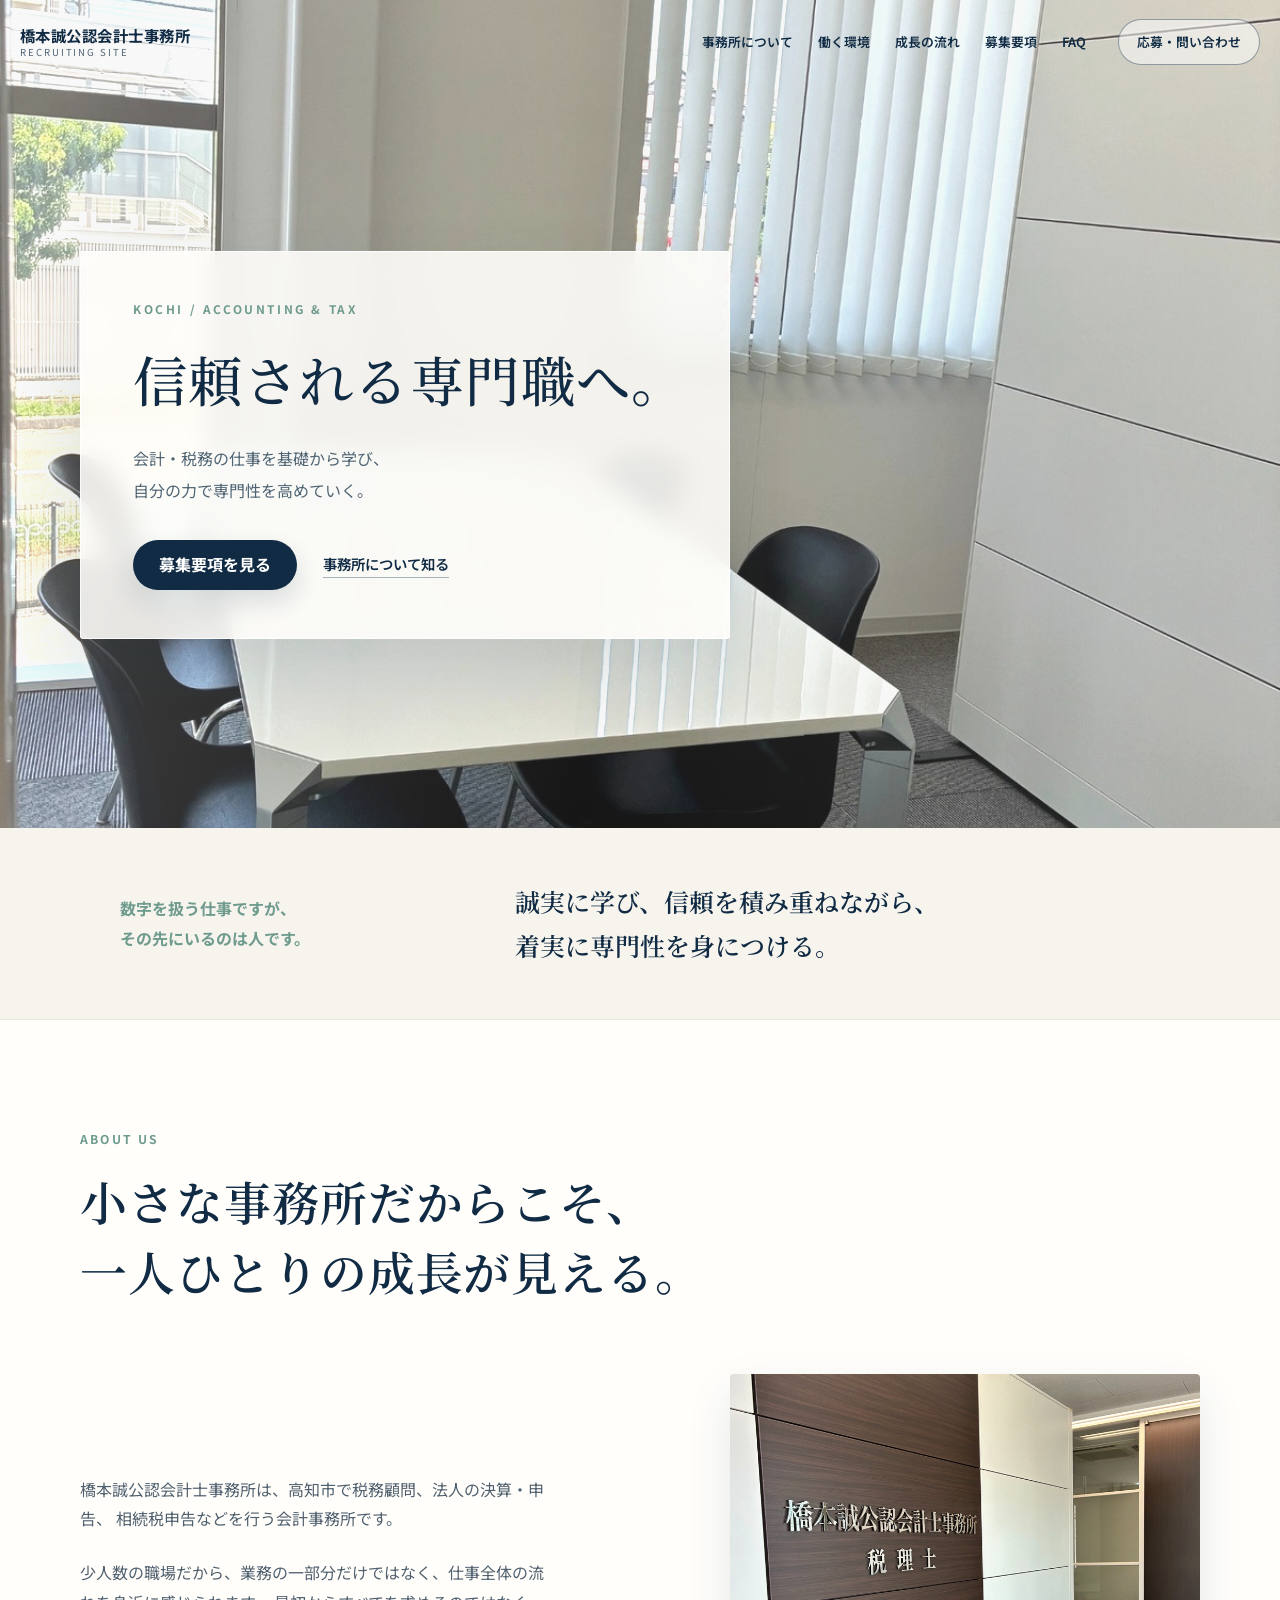
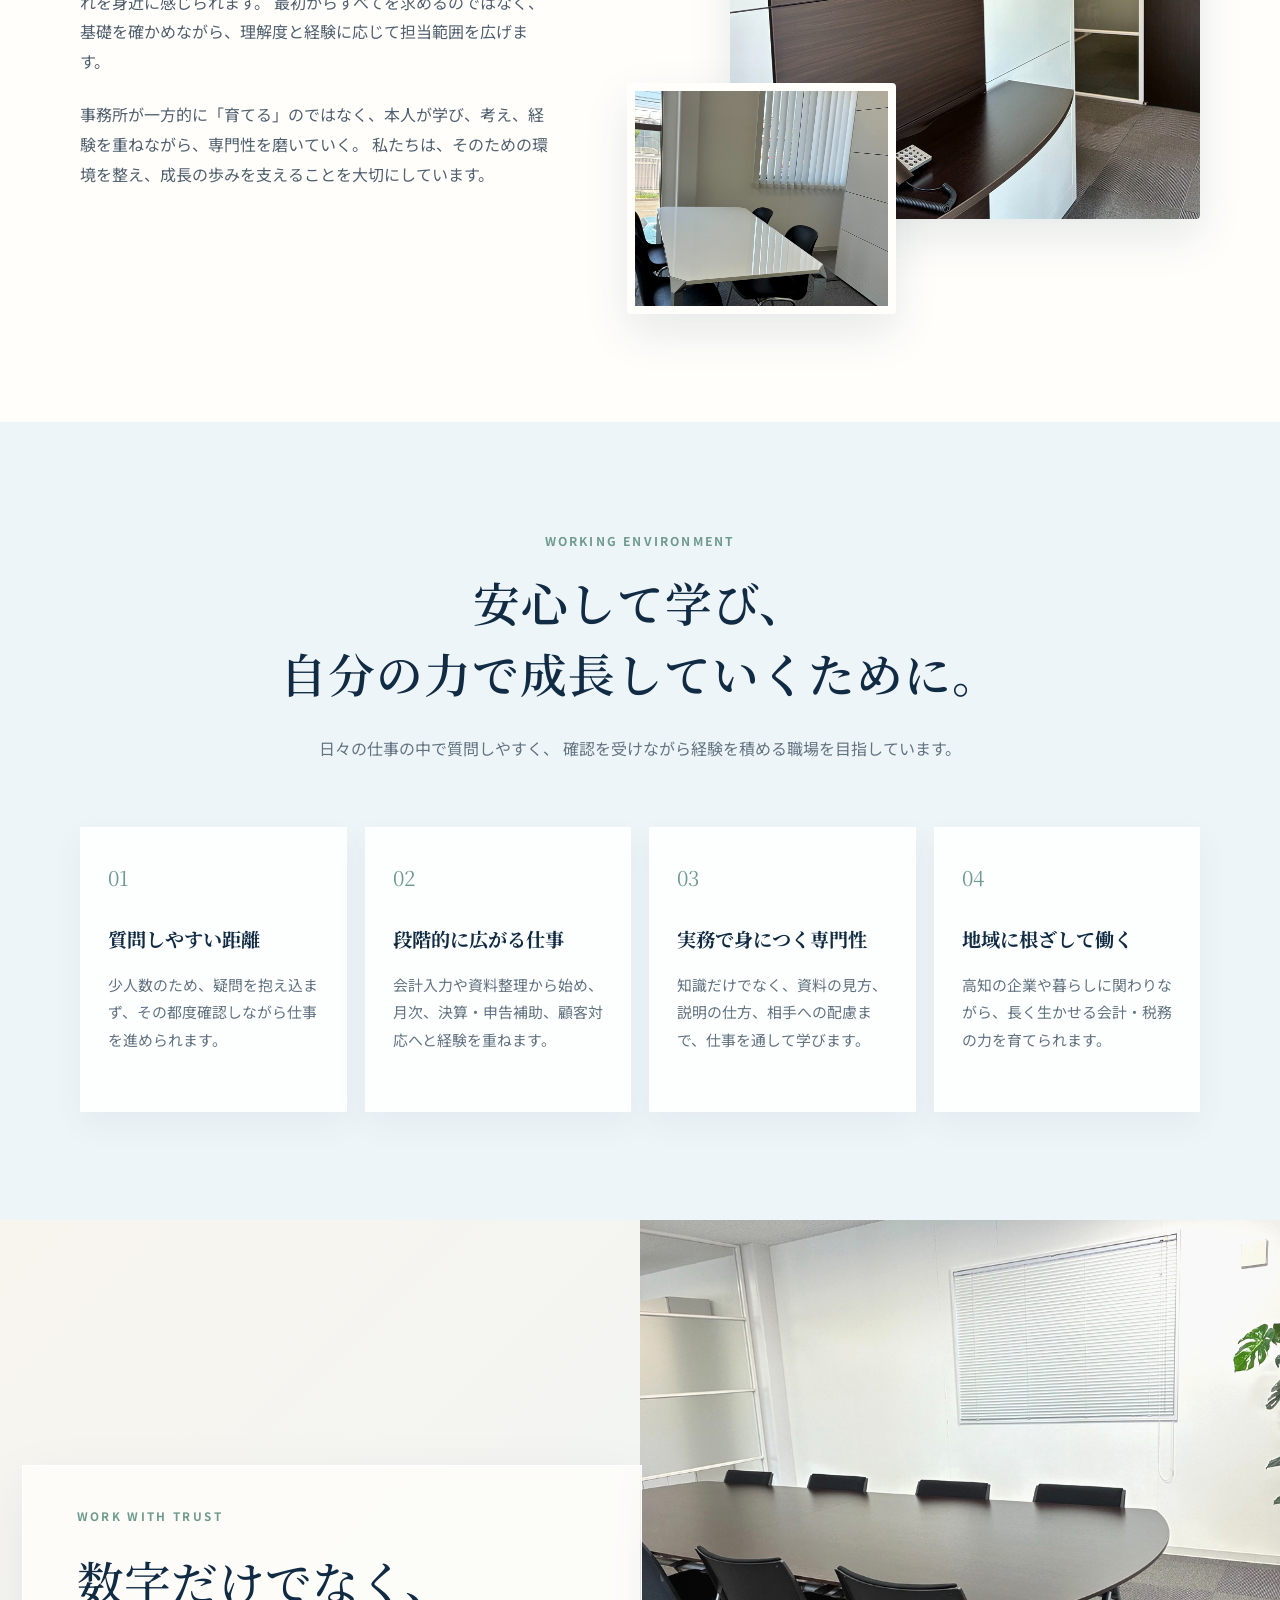
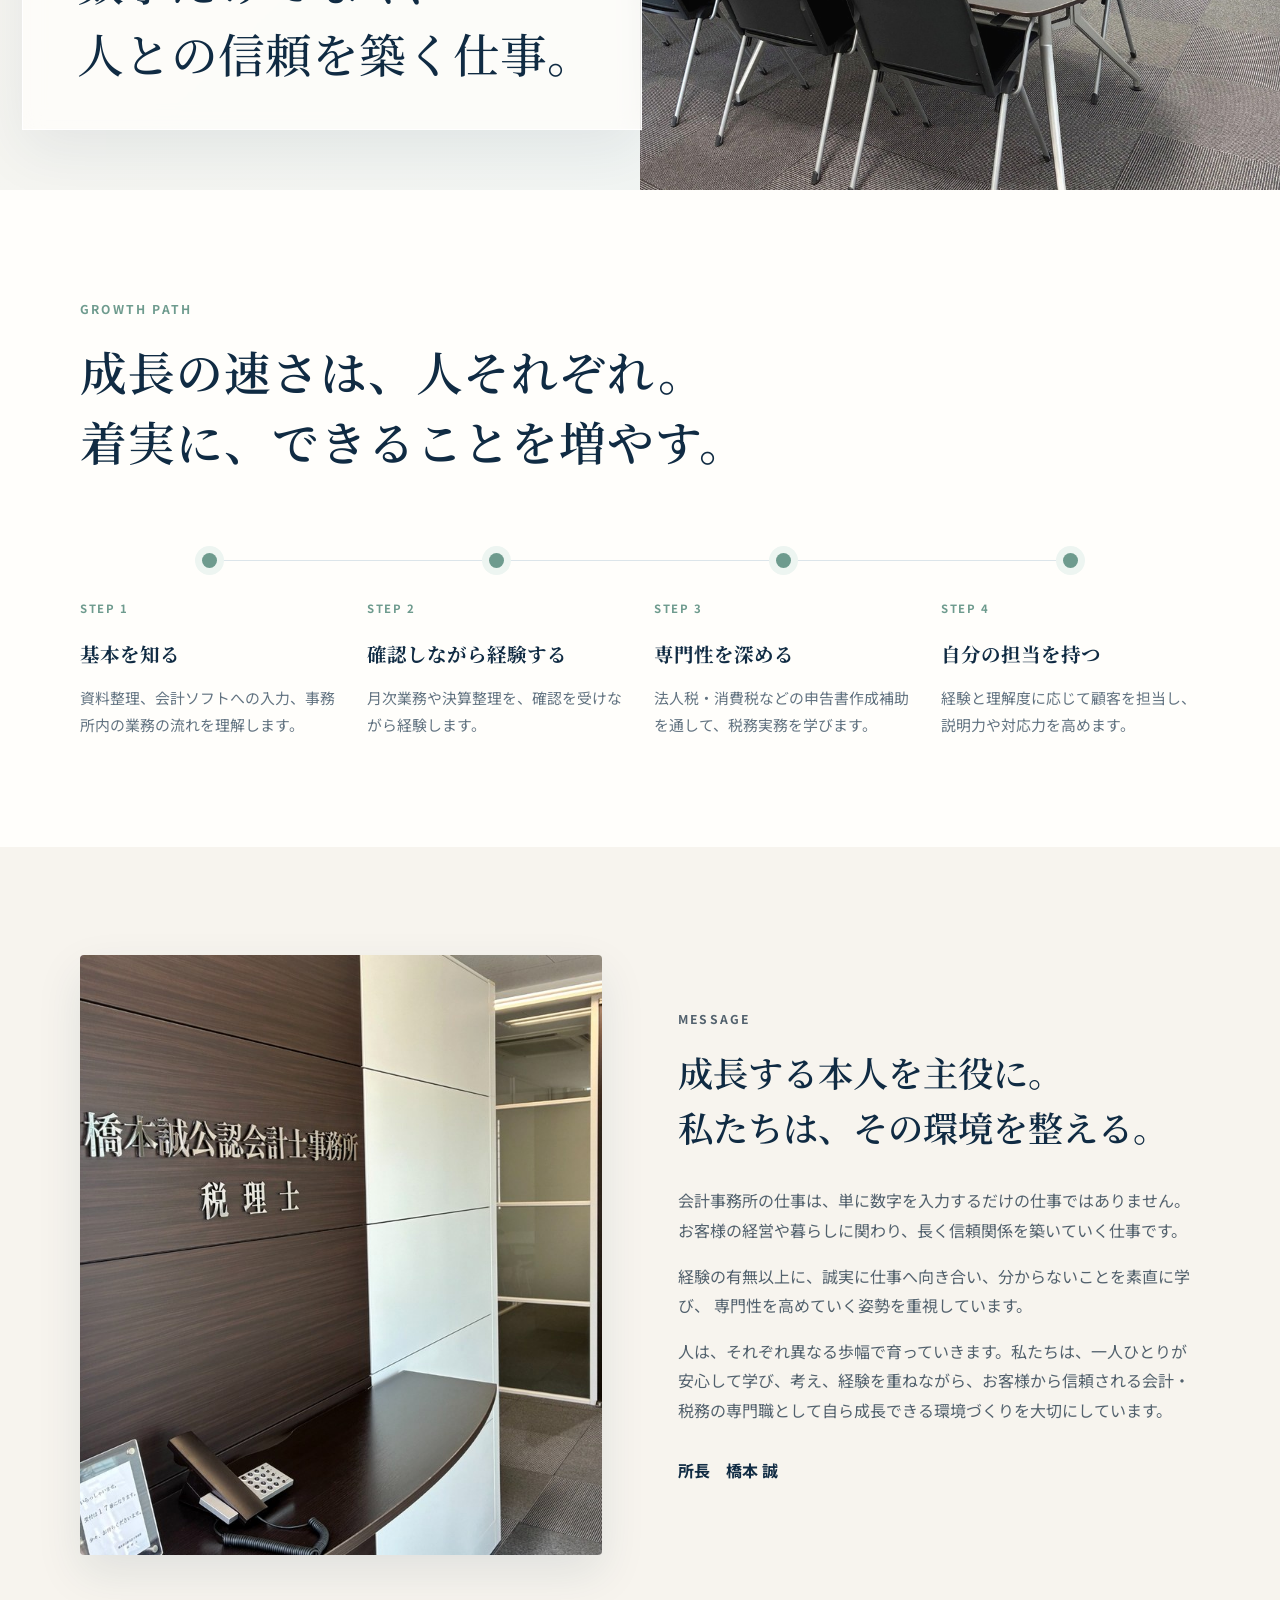
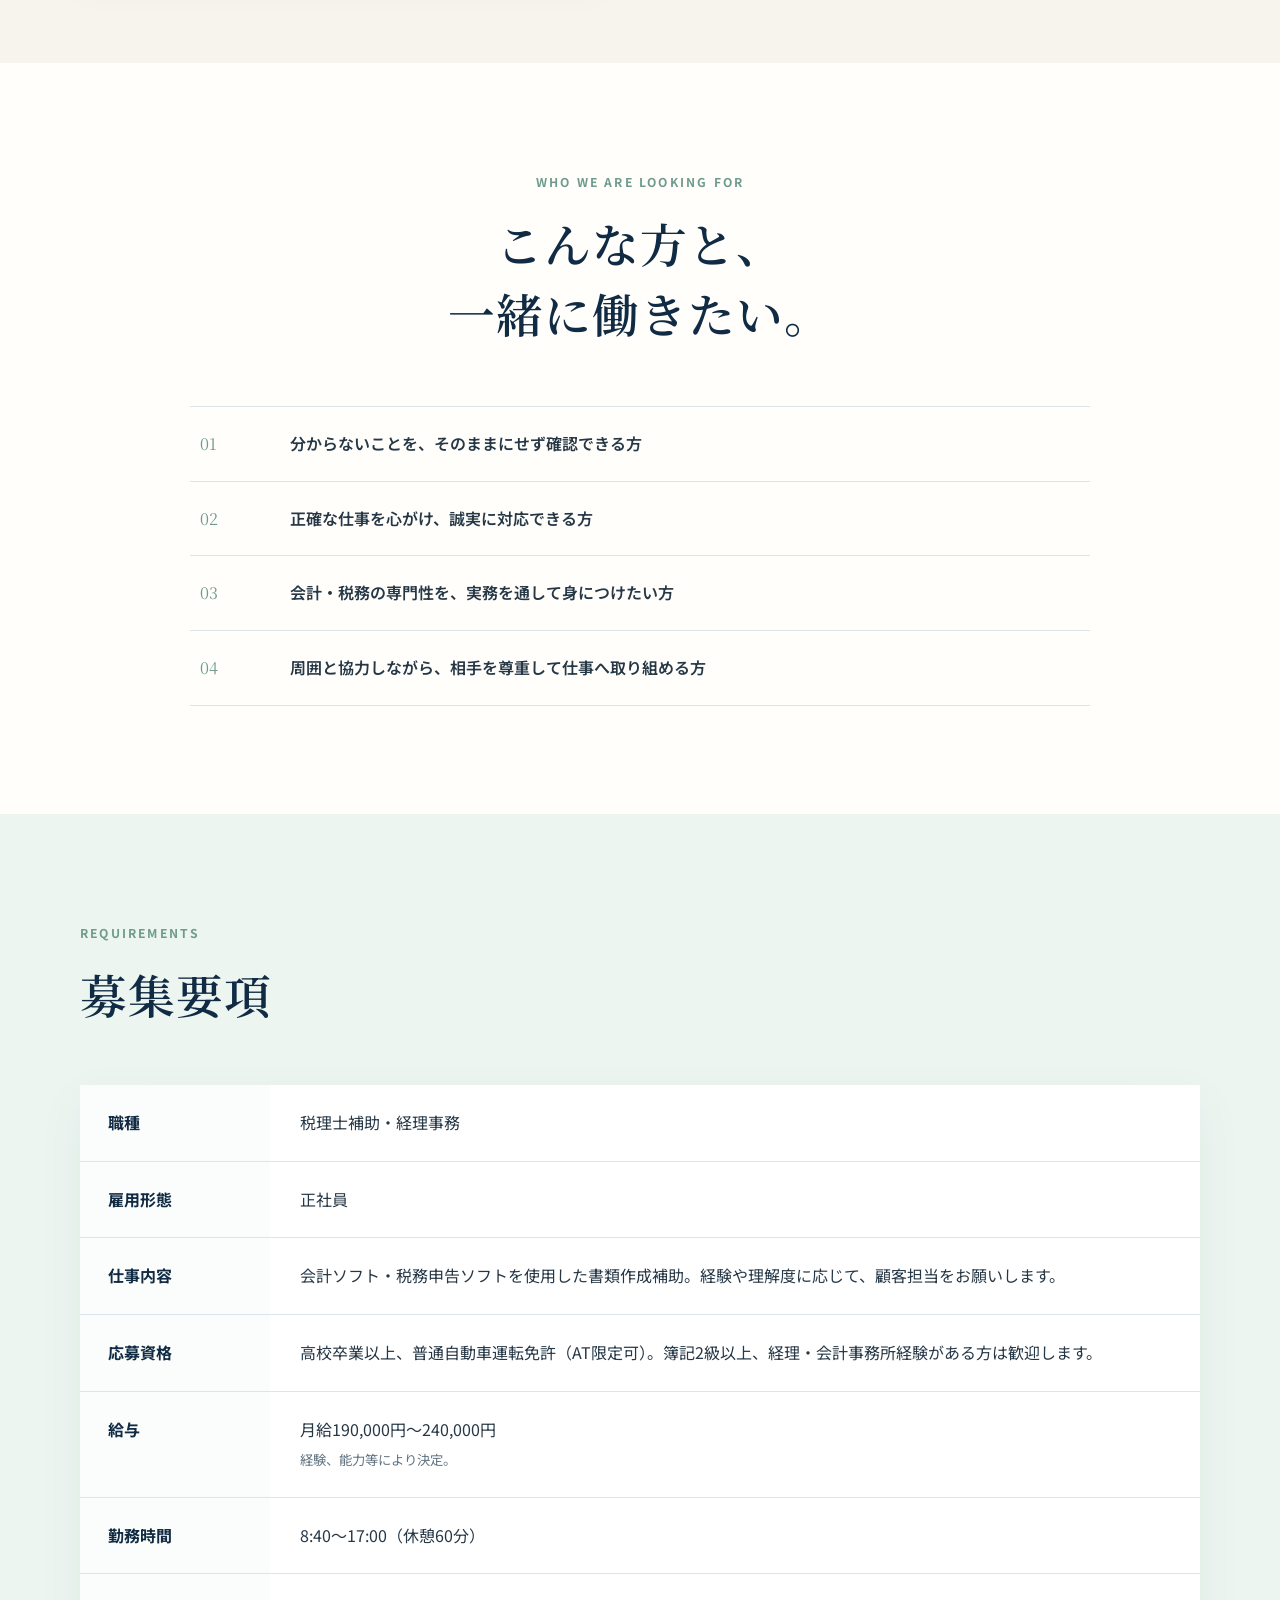
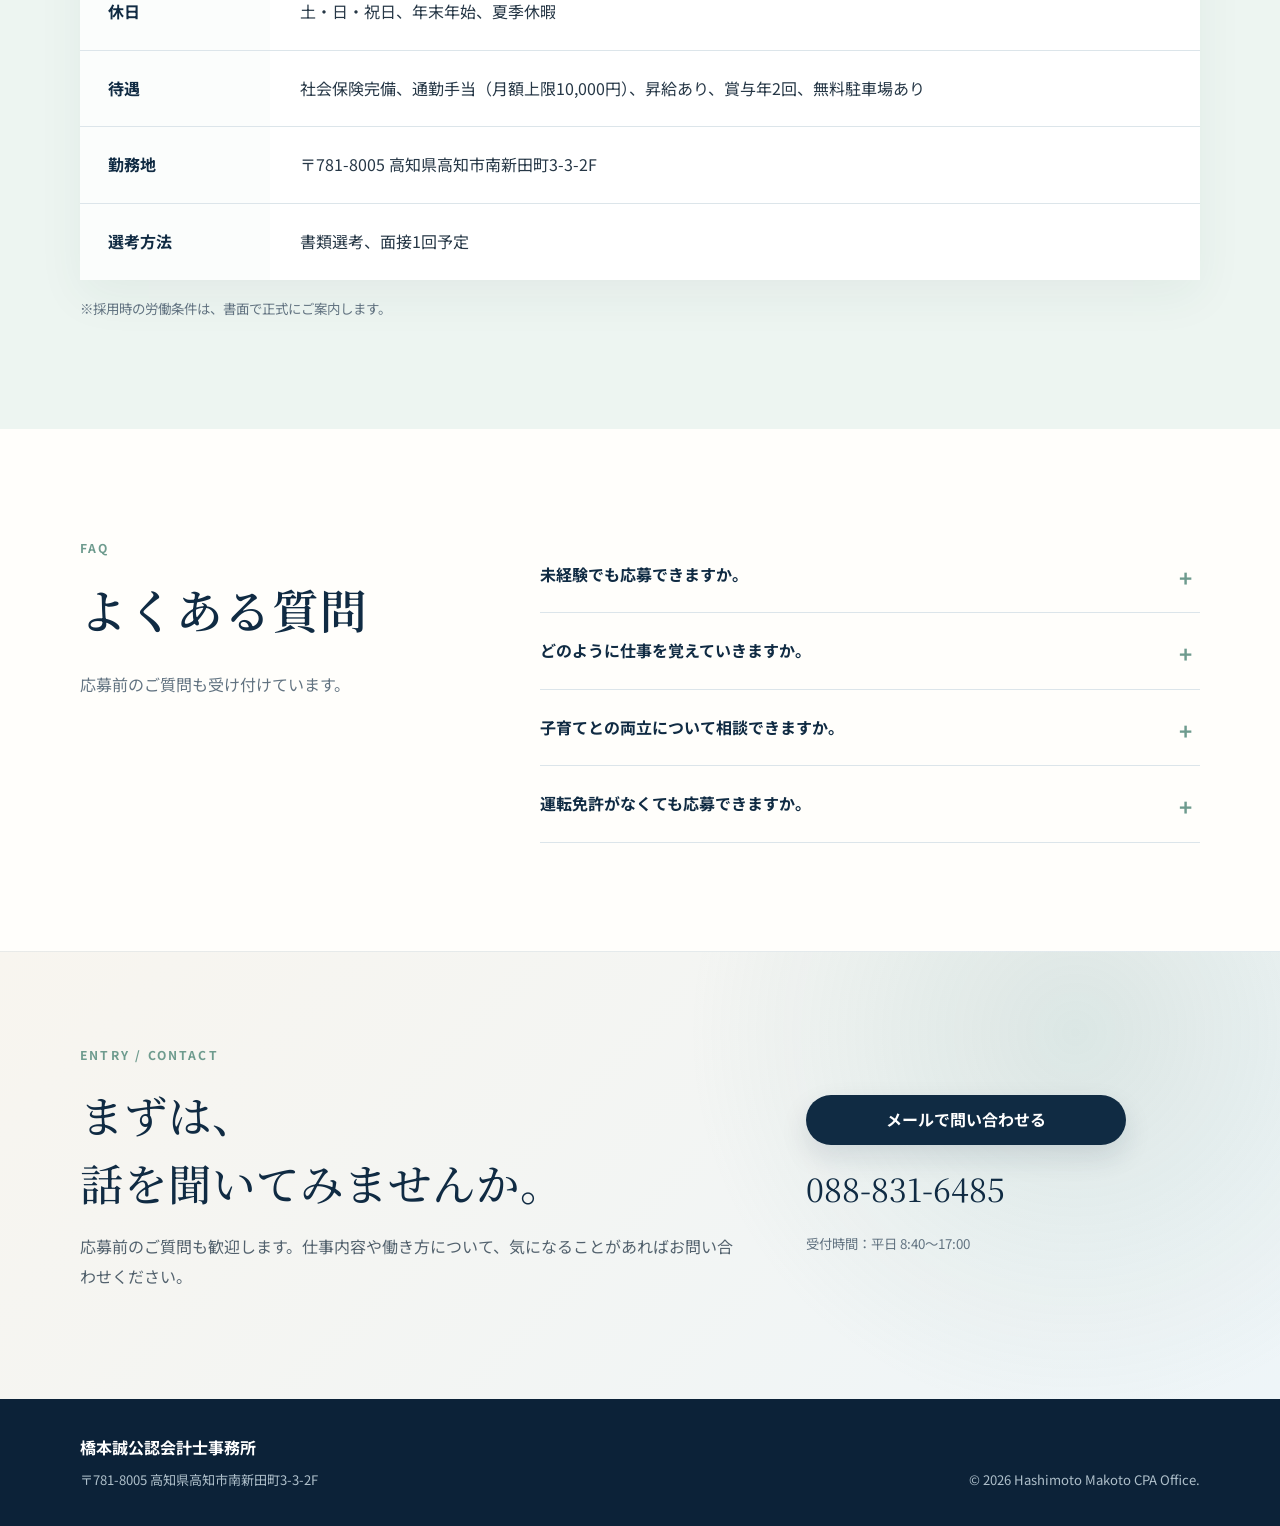
<file: index.html>
<!DOCTYPE html>
<html lang="ja">
<head>
  <meta charset="UTF-8">
  <meta name="viewport" content="width=device-width,initial-scale=1">
  <meta name="description" content="橋本誠公認会計士事務所の採用サイト。高知市で、未経験から会計・税務の専門性を身につけたい方を募集しています。">
  <meta name="theme-color" content="#fffefb">
  <meta name="color-scheme" content="light">
  <title>採用情報｜橋本誠公認会計士事務所</title>

  <link rel="canonical" href="https://hashimoto-accounting.github.io/recruit/">
  <meta name="robots" content="index,follow,max-image-preview:large">

  <meta property="og:site_name" content="橋本誠公認会計士事務所 採用サイト">
  <meta property="og:title" content="採用情報｜橋本誠公認会計士事務所">
  <meta property="og:description" content="高知市で、会計・税務の専門性を一歩ずつ身につける。安心して成長できる環境を大切にしています。">
  <meta property="og:type" content="website">
  <meta property="og:url" content="https://hashimoto-accounting.github.io/recruit/">
  <meta property="og:image" content="https://hashimoto-accounting.github.io/recruit/meeting-space.jpg">
  <meta name="twitter:card" content="summary_large_image">

  <script type="application/ld+json">
  {
    "@context":"https://schema.org",
    "@graph":[
      {
        "@type":["Organization","AccountingService"],
        "@id":"https://hashimoto-accounting.github.io/recruit/#office",
        "name":"橋本誠公認会計士事務所",
        "url":"https://hashimoto-accounting.github.io/recruit/",
        "telephone":"088-831-6485",
        "email":"makotohashimoto@ray.ocn.ne.jp",
        "image":"https://hashimoto-accounting.github.io/recruit/meeting-space.jpg",
        "address":{
          "@type":"PostalAddress",
          "streetAddress":"南新田町3-3-2F",
          "addressLocality":"高知市",
          "addressRegion":"高知県",
          "postalCode":"781-8005",
          "addressCountry":"JP"
        }
      },
      {
        "@type":"JobPosting",
        "@id":"https://hashimoto-accounting.github.io/recruit/#job",
        "title":"税理士補助・経理事務",
        "description":"会計ソフト・税務申告ソフトを使用した書類作成補助。経験や理解度に応じて、月次業務、決算・申告補助、顧客対応へと担当範囲を広げます。",
        "datePosted":"2026-07-31",
        "employmentType":"FULL_TIME",
        "hiringOrganization":{"@id":"https://hashimoto-accounting.github.io/recruit/#office"},
        "jobLocation":{
          "@type":"Place",
          "address":{
            "@type":"PostalAddress",
            "streetAddress":"南新田町3-3-2F",
            "addressLocality":"高知市",
            "addressRegion":"高知県",
            "postalCode":"781-8005",
            "addressCountry":"JP"
          }
        },
        "baseSalary":{
          "@type":"MonetaryAmount",
          "currency":"JPY",
          "value":{
            "@type":"QuantitativeValue",
            "minValue":190000,
            "maxValue":240000,
            "unitText":"MONTH"
          }
        }
      }
    ]
  }
  </script>

  <link rel="preconnect" href="https://fonts.googleapis.com">
  <link rel="preconnect" href="https://fonts.gstatic.com" crossorigin>
  <link href="https://fonts.googleapis.com/css2?family=Noto+Sans+JP:wght@400;500;600;700;800&family=Noto+Serif+JP:wght@600;700&display=swap" rel="stylesheet">
  <link rel="stylesheet" href="style.css">
</head>

<body>
<header class="site-header" id="top">
  <div class="header-inner">
    <a class="brand" href="#top" aria-label="トップへ">
      <strong>橋本誠公認会計士事務所</strong>
      <span>RECRUITING SITE</span>
    </a>

    <nav class="desktop-nav" aria-label="メインメニュー">
      <a href="#about">事務所について</a>
      <a href="#environment">働く環境</a>
      <a href="#growth">成長の流れ</a>
      <a href="#requirements">募集要項</a>
      <a href="#faq">FAQ</a>
    </nav>

    <a class="header-entry" href="#contact">応募・問い合わせ</a>

    <button class="menu-button" type="button" aria-label="メニューを開く" aria-expanded="false">
      <span></span><span></span><span></span>
    </button>
  </div>

  <nav class="mobile-nav" aria-label="スマートフォンメニュー">
    <a href="#about">事務所について</a>
    <a href="#environment">働く環境</a>
    <a href="#growth">成長の流れ</a>
    <a href="#requirements">募集要項</a>
    <a href="#faq">FAQ</a>
    <a href="#contact">応募・問い合わせ</a>
  </nav>
</header>

<main>
  <section class="hero">
    <img class="hero-image" src="meeting-space.jpg" fetchpriority="high" decoding="async" alt="橋本誠公認会計士事務所の明るい打ち合わせスペース">
    <div class="hero-wash"></div>
    <div class="hero-content">
      <div class="hero-card">
        <p class="hero-kicker">KOCHI / ACCOUNTING &amp; TAX</p>
        <h1>信頼される専門職へ。</h1>
        <p class="hero-lead">
          会計・税務の仕事を基礎から学び、<br>
          自分の力で専門性を高めていく。
        </p>
        <div class="hero-actions">
          <a class="button primary" href="#requirements">募集要項を見る</a>
          <a class="hero-text-link" href="#about">事務所について知る</a>
        </div>
      </div>
    </div>
    <div class="scroll-guide" aria-hidden="true"><span></span>SCROLL</div>
  <div class="faq-list">
</div></div></section>

  <section class="intro-panel" aria-label="仕事への姿勢">
    <div class="intro-panel-inner">
      <p class="intro-statement">
        <span>数字を扱う仕事ですが、</span>
        <span>その先にいるのは人です。</span>
      </p>
      <strong class="intro-message">
        <span>誠実に学び、信頼を積み重ねながら、</span>
        <span>着実に専門性を身につける。</span>
      </strong>
    </div>
  </section>

  <section id="about" class="section about-section">
    <div class="container">
      <div class="section-heading reveal">
        <p class="section-label">ABOUT US</p>
        <h2 class="heading-office"><span>小さな事務所だからこそ、</span><span>一人ひとりの成長が見える。</span></h2>
      </div>

      <div class="about-grid">
        <div class="about-copy reveal">
          <p>
            橋本誠公認会計士事務所は、高知市で税務顧問、法人の決算・申告、
            相続税申告などを行う会計事務所です。
          </p>
          <p>
            少人数の職場だから、業務の一部分だけではなく、仕事全体の流れを身近に感じられます。
            最初からすべてを求めるのではなく、基礎を確かめながら、理解度と経験に応じて担当範囲を広げます。
          </p>
          <p>
            事務所が一方的に「育てる」のではなく、本人が学び、考え、経験を重ねながら、専門性を磨いていく。
            私たちは、そのための環境を整え、成長の歩みを支えることを大切にしています。
          </p>
        </div>

        <div class="photo-stack reveal">
          <figure class="photo-main">
            <img src="entrance.jpg" loading="lazy" decoding="async" alt="事務所エントランス">
          </figure>
          <figure class="photo-sub">
            <img src="meeting-space.jpg" loading="lazy" decoding="async" alt="打ち合わせスペース">
          </figure>
        </div>
      </div>
    </div>
  </section>

  <section id="environment" class="section environment-section">
    <div class="container">
      <div class="section-heading centered reveal">
        <p class="section-label">WORKING ENVIRONMENT</p>
        <h2 class="heading-environment"><span>安心して学び、</span><span>自分の力で成長していくために。</span></h2>
        <p class="heading-description">
          日々の仕事の中で質問しやすく、
          確認を受けながら経験を積める職場を目指しています。
        </p>
      </div>

      <div class="value-grid">
        <article class="value-card reveal">
          <span class="value-number">01</span>
          <h3>質問しやすい距離</h3>
          <p>少人数のため、疑問を抱え込まず、その都度確認しながら仕事を進められます。</p>
        </article>
        <article class="value-card reveal">
          <span class="value-number">02</span>
          <h3>段階的に広がる仕事</h3>
          <p>会計入力や資料整理から始め、月次、決算・申告補助、顧客対応へと経験を重ねます。</p>
        </article>
        <article class="value-card reveal">
          <span class="value-number">03</span>
          <h3>実務で身につく専門性</h3>
          <p>知識だけでなく、資料の見方、説明の仕方、相手への配慮まで、仕事を通して学びます。</p>
        </article>
        <article class="value-card reveal">
          <span class="value-number">04</span>
          <h3>地域に根ざして働く</h3>
          <p>高知の企業や暮らしに関わりながら、長く生かせる会計・税務の力を育てられます。</p>
        </article>
      </div>
    </div>
  </section>

  <section class="visual-break">
    <img src="meeting-room.jpg" loading="lazy" decoding="async" alt="橋本誠公認会計士事務所の会議室">
    <div class="visual-break-copy reveal">
      <p>WORK WITH TRUST</p>
      <h2><span>数字だけでなく、</span><span>人との信頼を築く仕事。</span></h2>
    </div>
  </section>

  <section id="growth" class="section growth-section">
    <div class="container">
      <div class="section-heading reveal">
        <p class="section-label">GROWTH PATH</p>
        <h2 class="heading-growth"><span>成長の速さは、人それぞれ。</span><span>着実に、できることを増やす。</span></h2>
      </div>

      <div class="timeline">
        <article class="timeline-item reveal">
          <div class="timeline-dot"></div>
          <span>STEP 1</span>
          <h3>基本を知る</h3>
          <p>資料整理、会計ソフトへの入力、事務所内の業務の流れを理解します。</p>
        </article>
        <article class="timeline-item reveal">
          <div class="timeline-dot"></div>
          <span>STEP 2</span>
          <h3>確認しながら経験する</h3>
          <p>月次業務や決算整理を、確認を受けながら経験します。</p>
        </article>
        <article class="timeline-item reveal">
          <div class="timeline-dot"></div>
          <span>STEP 3</span>
          <h3>専門性を深める</h3>
          <p>法人税・消費税などの申告書作成補助を通して、税務実務を学びます。</p>
        </article>
        <article class="timeline-item reveal">
          <div class="timeline-dot"></div>
          <span>STEP 4</span>
          <h3>自分の担当を持つ</h3>
          <p>経験と理解度に応じて顧客を担当し、説明力や対応力を高めます。</p>
        </article>
      </div>
    </div>
  </section>

  <section class="section message-section">
    <div class="container message-grid">
      <div class="message-photo reveal">
        <img src="office-detail.jpg" loading="lazy" decoding="async" alt="橋本誠公認会計士事務所の事務所内">
      </div>

      <div class="message-copy reveal">
        <p class="section-label">MESSAGE</p>
        <h2 class="heading-message"><span>成長する本人を主役に。</span><span>私たちは、その環境を整える。</span></h2>
        <p>
          会計事務所の仕事は、単に数字を入力するだけの仕事ではありません。
          お客様の経営や暮らしに関わり、長く信頼関係を築いていく仕事です。
        </p>
        <p>
          経験の有無以上に、誠実に仕事へ向き合い、分からないことを素直に学び、
          専門性を高めていく姿勢を重視しています。
        </p>
        <p>
          人は、それぞれ異なる歩幅で育っていきます。私たちは、一人ひとりが安心して学び、考え、経験を重ねながら、お客様から信頼される会計・税務の専門職として自ら成長できる環境づくりを大切にしています。
        </p>
        <p class="signature">所長　橋本 誠</p>
      </div>
    </div>
  </section>

  <section class="section fit-section">
    <div class="container">
      <div class="section-heading centered reveal">
        <p class="section-label">WHO WE ARE LOOKING FOR</p>
        <h2 class="heading-fit"><span>こんな方と、</span><span>一緒に働きたい。</span></h2>
      </div>

      <div class="fit-list reveal">
        <div><span>01</span><p>分からないことを、そのままにせず確認できる方</p></div>
        <div><span>02</span><p>正確な仕事を心がけ、誠実に対応できる方</p></div>
        <div><span>03</span><p>会計・税務の専門性を、実務を通して身につけたい方</p></div>
        <div><span>04</span><p>周囲と協力しながら、相手を尊重して仕事へ取り組める方</p></div>
      </div>
    </div>
  </section>

  <section id="requirements" class="section requirements-section">
    <div class="container">
      <div class="section-heading reveal">
        <p class="section-label">REQUIREMENTS</p>
        <h2>募集要項</h2>
      </div>

      <dl class="requirements reveal">
        <div><dt>職種</dt><dd>税理士補助・経理事務</dd></div>
        <div><dt>雇用形態</dt><dd>正社員</dd></div>
        <div><dt>仕事内容</dt><dd>会計ソフト・税務申告ソフトを使用した書類作成補助。経験や理解度に応じて、顧客担当をお願いします。</dd></div>
        <div><dt>応募資格</dt><dd>高校卒業以上、普通自動車運転免許（AT限定可）。簿記2級以上、経理・会計事務所経験がある方は歓迎します。</dd></div>
        <div><dt>給与</dt><dd>月給190,000円〜240,000円<br><small>経験、能力等により決定。</small></dd></div>
        <div><dt>勤務時間</dt><dd>8:40〜17:00（休憩60分）</dd></div>
        <div><dt>休日</dt><dd>土・日・祝日、年末年始、夏季休暇</dd></div>
        <div><dt>待遇</dt><dd>社会保険完備、通勤手当（月額上限10,000円）、昇給あり、賞与年2回、無料駐車場あり</dd></div>
        <div><dt>勤務地</dt><dd>〒781-8005 高知県高知市南新田町3-3-2F</dd></div>
        <div><dt>選考方法</dt><dd>書類選考、面接1回予定</dd></div>
      </dl>
      <p class="requirements-note">※採用時の労働条件は、書面で正式にご案内します。</p>
    </div>
  </section>

  <section id="faq" class="section faq-section">
    <div class="container faq-grid">
      <div class="section-heading reveal">
        <p class="section-label">FAQ</p>
        <h2>よくある質問</h2>
        <p class="heading-description">応募前のご質問も受け付けています。</p>
      </div>

      <div class="faq-list">
        <details class="reveal">
          <summary>未経験でも応募できますか。</summary>
          <p>はい。所内業務から始め、理解度に応じて段階的に担当範囲を広げます。</p>
        </details>
        <details class="reveal">
          <summary>どのように仕事を覚えていきますか。</summary>
          <p>会計入力や資料整理などの基本から始め、確認を受けながら月次・決算・申告補助を経験します。</p>
        </details>
        <details class="reveal">
          <summary>子育てとの両立について相談できますか。</summary>
          <p>ライフステージに応じて、無理なく長く働けるよう、一人ひとりの状況に合わせて柔軟にご相談に応じています。まずはお気軽にお問い合わせください。</p>
        </details>
        <details class="reveal">
          <summary>運転免許がなくても応募できますか。</summary>
          <p>運転免許の有無や取得予定なども含めて、個別にご相談に応じています。まずはお気軽にお問い合わせください。</p>
        </details>
      </div>
    </div>
  </section>

  <section id="contact" class="contact-section">
    <div class="container contact-grid">
      <div>
        <p class="section-label light">ENTRY / CONTACT</p>
        <h2><span>まずは、</span><span>話を聞いてみませんか。</span></h2>
        <p>応募前のご質問も歓迎します。仕事内容や働き方について、気になることがあればお問い合わせください。</p>
      </div>

      <div class="contact-actions">
        <a class="button contact-mail" href="mailto:makotohashimoto@ray.ocn.ne.jp?subject=採用に関するお問い合わせ">メールで問い合わせる</a>
        <a class="contact-phone" href="tel:0888316485">088-831-6485</a>
        <small>受付時間：平日 8:40〜17:00</small>
      </div>
    </div>
  </section>
</main>

<footer class="site-footer">
  <div class="container footer-inner">
    <div>
      <strong>橋本誠公認会計士事務所</strong>
      <p>〒781-8005 高知県高知市南新田町3-3-2F</p>
    </div>
    <p>© <span id="year">2026</span> Hashimoto Makoto CPA Office.</p>
  </div>
</footer>

<script src="script.js"></script>
</body>
</html>
</file>
<file: style.css>
:root{
  --navy:#183753;
  --navy-deep:#102b43;
  --blue-soft:#eef5f8;
  --green:#6e9b8e;
  --green-soft:#edf5f1;
  --cream:#f7f4ee;
  --paper:#fffefb;
  --text:#263746;
  --muted:#627381;
  --line:#dce5ea;
  --shadow:0 18px 46px rgba(24,55,83,.10);
}

*{box-sizing:border-box}
html{scroll-behavior:smooth}
body{
  margin:0;
  color:var(--text);
  background:var(--paper);
  font-family:"Noto Sans JP",sans-serif;
  line-height:1.85;
}
img{display:block;max-width:100%}
a{color:inherit}
button{font:inherit}
.container{width:min(1120px,calc(100% - 48px));margin:auto}
.section{padding:108px 0}
.section-label{
  margin:0 0 15px;
  color:var(--green);
  font-size:.76rem;
  font-weight:700;
  letter-spacing:.18em;
}
.section-heading h2{
  margin:0;
  color:var(--navy-deep);
  font-family:"Noto Serif JP",serif;
  font-size:clamp(1.95rem,3.65vw,3.15rem);
  font-weight:600;
  line-height:1.5;
  letter-spacing:.02em;
  word-break:keep-all;
}
.section-heading.centered{text-align:center}
.heading-description{max-width:690px;margin:26px auto 0;color:var(--muted)}

/* Header */
.site-header{position:fixed;inset:0 0 auto;z-index:1000;transition:.3s}
.site-header.scrolled{
  background:rgba(255,254,251,.95);
  box-shadow:0 6px 24px rgba(20,45,70,.08);
  backdrop-filter:blur(16px);
}
.header-inner{
  width:min(1240px,calc(100% - 40px));
  height:84px;
  margin:auto;
  display:flex;
  align-items:center;
  gap:32px;
}
.brand{display:flex;flex-direction:column;text-decoration:none;color:var(--navy-deep);line-height:1.35}
.brand strong{font-size:.96rem;letter-spacing:.03em}
.brand span{font-size:.6rem;letter-spacing:.2em;opacity:.72}
.desktop-nav{margin-left:auto;display:flex;gap:25px}
.desktop-nav a{color:var(--navy-deep);text-decoration:none;font-size:.8rem;font-weight:600}
.desktop-nav a:hover{opacity:.58}
.header-entry{
  padding:10px 18px;
  border:1px solid rgba(16,43,67,.42);
  border-radius:999px;
  color:var(--navy-deep);
  text-decoration:none;
  font-size:.8rem;
  font-weight:600;
  background:rgba(255,255,255,.52);
}
.menu-button,.mobile-nav{display:none}

/* Hero */
.hero{
  position:relative;
  min-height:720px;
  height:92vh;
  overflow:hidden;
  display:flex;
  align-items:center;
  background:#eef3f3;
}
.hero-image{
  position:absolute;
  inset:0;
  width:100%;
  height:100%;
  object-fit:cover;
  object-position:center;
  filter:brightness(1.18) contrast(.94) saturate(.92);
}
.hero-wash{
  position:absolute;
  inset:0;
  background:
    linear-gradient(90deg,rgba(255,255,255,.20),rgba(255,255,255,.04) 45%,rgba(255,255,255,.10)),
    linear-gradient(180deg,rgba(246,249,248,.10),rgba(245,248,247,.02));
}
.hero-content{
  position:relative;
  z-index:1;
  width:min(1120px,calc(100% - 48px));
  margin:auto;
  padding-top:62px;
}
.hero-card{
  width:min(650px,58vw);
  padding:46px 52px 48px;
  color:var(--navy-deep);
  background:rgba(255,254,251,.88);
  border:1px solid rgba(255,255,255,.82);
  border-radius:3px;
  box-shadow:0 24px 65px rgba(28,54,74,.12);
  backdrop-filter:blur(12px);
}
.hero-kicker{
  margin:0 0 22px;
  color:var(--green);
  font-size:.74rem;
  font-weight:700;
  letter-spacing:.22em;
}
.hero h1{
  margin:0;
  font-family:"Noto Serif JP",serif;
  font-size:clamp(2.5rem,4.25vw,4rem);
  font-weight:500;
  line-height:1.35;
  letter-spacing:.025em;
  white-space:nowrap;
}
.hero-lead{margin:26px 0 0;color:#4f6473;font-size:clamp(.98rem,1.25vw,1.12rem);line-height:2}
.hero-actions{display:flex;align-items:center;gap:26px;margin-top:34px}
.button{
  display:inline-flex;
  align-items:center;
  justify-content:center;
  min-height:50px;
  padding:0 26px;
  border-radius:999px;
  text-decoration:none;
  font-weight:700;
  transition:.25s;
}
.button:hover{transform:translateY(-2px)}
.button.primary{background:var(--navy-deep);color:white;box-shadow:0 12px 26px rgba(16,43,67,.14)}
.hero-text-link{
  color:var(--navy-deep);
  text-decoration:none;
  font-size:.9rem;
  font-weight:600;
  border-bottom:1px solid rgba(16,43,67,.34);
}
.scroll-guide{display:none}

/* Intro */
.intro-panel{background:var(--cream);border-bottom:1px solid #ece7de}
.intro-panel-inner{
  width:min(1040px,calc(100% - 48px));
  margin:auto;
  padding:52px 0;
  display:grid;
  grid-template-columns:.78fr 1.55fr;
  gap:70px;
  align-items:center;
}
.intro-panel p{margin:0;color:var(--green);font-weight:700}
.intro-panel strong{
  display:block;
  color:var(--navy-deep);
  font-family:"Noto Serif JP",serif;
  font-size:clamp(1.22rem,1.95vw,1.8rem);
  font-weight:600;
  line-height:1.75;
}
.intro-panel strong span{display:block;white-space:nowrap}

/* About */
.about-grid{margin-top:68px;display:grid;grid-template-columns:.9fr 1.1fr;gap:78px;align-items:center}
.about-copy p{margin:0 0 24px;color:#50606e}
.photo-stack{position:relative;min-height:540px}
.photo-stack figure{margin:0;overflow:hidden;border-radius:4px;box-shadow:var(--shadow)}
.photo-main{width:82%;margin-left:auto!important}
.photo-main img{width:100%;height:445px;object-fit:cover}
.photo-sub{position:absolute;left:0;bottom:0;width:47%;border:8px solid var(--paper)}
.photo-sub img{width:100%;height:215px;object-fit:cover}

/* Environment */
.environment-section{background:var(--blue-soft)}
.value-grid{margin-top:64px;display:grid;grid-template-columns:repeat(4,1fr);gap:18px}
.value-card{
  min-height:285px;
  padding:31px 27px;
  background:rgba(255,255,255,.90);
  border:1px solid rgba(255,255,255,.92);
  box-shadow:0 12px 30px rgba(51,91,120,.06);
}
.value-number{display:block;color:var(--green);font-family:"Noto Serif JP",serif;font-size:1.28rem}
.value-card h3{margin:24px 0 14px;color:var(--navy-deep);font-family:"Noto Serif JP",serif;font-size:1.2rem}
.value-card p{margin:0;color:var(--muted);font-size:.93rem}

/* Trust feature */
.visual-break{
  position:relative;
  min-height:570px;
  display:grid;
  grid-template-columns:1fr 1fr;
  overflow:hidden;
  background:linear-gradient(135deg,#f8f5ef,#eef5f5);
}
.visual-break img{
  grid-column:2;
  width:100%;
  height:100%;
  min-height:570px;
  object-fit:cover;
  filter:brightness(1.12) contrast(.95) saturate(.92);
}
.visual-break:after{display:none}
.visual-break-copy{
  position:absolute;
  z-index:1;
  left:max(6vw,40px);
  top:50%;
  width:min(510px,40vw);
  transform:translateY(-50%);
  color:var(--navy-deep);
}
.visual-break-copy:before{
  content:"";
  position:absolute;
  z-index:-1;
  inset:-40px -55px;
  background:rgba(255,254,251,.74);
  border:1px solid rgba(255,255,255,.88);
  box-shadow:0 20px 55px rgba(24,55,83,.08);
  backdrop-filter:blur(10px);
}
.visual-break-copy p{margin:0;color:var(--green);letter-spacing:.2em;font-size:.73rem;font-weight:700}
.visual-break-copy h2{
  margin:18px 0 0;
  color:var(--navy-deep);
  font-family:"Noto Serif JP",serif;
  font-size:clamp(2rem,3.65vw,3.4rem);
  font-weight:500;
  line-height:1.55;
}
.visual-break-copy h2 span{display:block;white-space:nowrap}

/* Growth */
.timeline{position:relative;margin-top:70px;display:grid;grid-template-columns:repeat(4,1fr);gap:28px}
.timeline:before{content:"";position:absolute;top:14px;left:12.5%;right:12.5%;height:1px;background:var(--line)}
.timeline-item{position:relative;padding-top:46px}
.timeline-dot{position:absolute;top:7px;left:0;right:0;width:15px;height:15px;margin:auto;border-radius:50%;background:var(--green);box-shadow:0 0 0 7px var(--green-soft)}
.timeline-item span{color:var(--green);font-size:.71rem;font-weight:700;letter-spacing:.14em}
.timeline-item h3{margin:15px 0 11px;color:var(--navy-deep);font-family:"Noto Serif JP",serif;font-size:1.22rem}
.timeline-item p{margin:0;color:var(--muted);font-size:.93rem}

/* Message */
.message-section{background:var(--cream)}
.message-grid{display:grid;grid-template-columns:1fr 1fr;gap:76px;align-items:center}
.message-photo{overflow:hidden;border-radius:4px;box-shadow:var(--shadow)}
.message-photo img{width:100%;height:600px;object-fit:cover}
.message-copy h2{
  margin:0 0 32px;
  color:var(--navy-deep);
  font-family:"Noto Serif JP",serif;
  font-size:clamp(1.82rem,2.75vw,2.65rem);
  font-weight:600;
  line-height:1.55;
}
.message-copy h2 span{display:block;white-space:nowrap}
.message-copy p{color:#52616d}
.signature{margin-top:30px!important;color:var(--navy-deep)!important;font-weight:700}

/* Fit */
.fit-list{max-width:900px;margin:58px auto 0;border-top:1px solid var(--line)}
.fit-list div{display:grid;grid-template-columns:90px 1fr;align-items:center;padding:22px 10px;border-bottom:1px solid var(--line)}
.fit-list span{color:var(--green);font-family:"Noto Serif JP",serif}
.fit-list p{margin:0;font-weight:600}

/* Requirements */
.requirements-section{background:var(--green-soft)}
.requirements{margin:56px 0 0;background:white;box-shadow:0 16px 45px rgba(40,78,68,.06)}
.requirements div{display:grid;grid-template-columns:190px 1fr;border-bottom:1px solid var(--line)}
.requirements div:last-child{border-bottom:0}
.requirements dt{padding:23px 28px;color:var(--navy-deep);background:#fbfdfc;font-weight:700}
.requirements dd{margin:0;padding:23px 30px}
.requirements small{color:var(--muted)}
.requirements-note{margin:16px 0 0;color:var(--muted);font-size:.84rem}

/* FAQ */
.faq-grid{display:grid;grid-template-columns:.72fr 1.28fr;gap:88px}
.faq-list details{border-bottom:1px solid var(--line)}
.faq-list summary{position:relative;padding:23px 45px 23px 0;cursor:pointer;color:var(--navy-deep);font-weight:700;list-style:none}
.faq-list summary::-webkit-details-marker{display:none}
.faq-list summary:after{content:"+";position:absolute;right:8px;top:20px;font-size:1.4rem;color:var(--green)}
.faq-list details[open] summary:after{content:"−"}
.faq-list p{margin:0;padding:0 42px 23px 0;color:var(--muted)}

/* Contact */
.contact-section{
  padding:92px 0;
  color:var(--text);
  background:
    radial-gradient(circle at 84% 18%,rgba(111,159,146,.17),transparent 34%),
    linear-gradient(135deg,#f8f5ef 0%,#eef5f8 100%);
  border-top:1px solid rgba(23,55,94,.06);
}
.contact-grid{display:grid;grid-template-columns:1.25fr .75fr;gap:70px;align-items:center}
.contact-section .section-label{color:var(--green)}
.contact-section h2{
  margin:0;
  color:var(--navy-deep);
  font-family:"Noto Serif JP",serif;
  font-size:clamp(1.95rem,3.4vw,3rem);
  font-weight:500;
  line-height:1.55;
}
.contact-section h2 span{display:block;white-space:nowrap}
.contact-section p{max-width:680px;color:#52616d}
.contact-actions{display:flex;flex-direction:column;align-items:flex-start;gap:14px}
.contact-mail{width:100%;max-width:320px;background:var(--navy-deep);color:white;box-shadow:0 12px 28px rgba(16,41,67,.12)}
.contact-phone{color:var(--navy-deep);font-family:"Noto Serif JP",serif;font-size:2rem;text-decoration:none}
.contact-actions small{color:var(--muted)}

/* Footer */
.site-footer{padding:34px 0;background:#0c2238;color:#aebfca}
.footer-inner{display:flex;align-items:flex-end;justify-content:space-between;gap:30px}
.site-footer strong{color:white}
.site-footer p{margin:5px 0 0;font-size:.82rem}

/* Animation */
.reveal{opacity:0;transform:translateY(20px);transition:.7s}
.reveal.visible{opacity:1;transform:none}

@media(max-width:980px){
  .desktop-nav,.header-entry{display:none}
  .menu-button{display:flex;margin-left:auto;width:44px;height:44px;border:0;background:transparent;flex-direction:column;justify-content:center;gap:5px}
  .menu-button span{width:24px;height:2px;background:var(--navy-deep)}
  .mobile-nav{display:none;padding:18px 24px 28px;background:rgba(255,254,251,.98);box-shadow:0 15px 25px rgba(0,0,0,.08)}
  .mobile-nav.open{display:grid}
  .mobile-nav a{padding:12px 0;text-decoration:none;border-bottom:1px solid var(--line)}
  .about-grid,.message-grid,.faq-grid,.contact-grid{grid-template-columns:1fr}
  .value-grid{grid-template-columns:repeat(2,1fr)}
  .timeline{grid-template-columns:repeat(2,1fr)}
  .timeline:before{display:none}
  .photo-stack{min-height:520px}
  .hero-card{width:min(670px,74vw)}
  .visual-break{grid-template-columns:1fr}
  .visual-break img{grid-column:1}
  .visual-break-copy{width:min(540px,70vw)}
}

@media(max-width:680px){
  .container{width:min(100% - 30px,1120px)}
  .section{padding:76px 0}
  .header-inner{width:calc(100% - 24px);height:70px}
  .brand strong{font-size:.84rem}
  .hero{min-height:680px;height:88vh}
  .hero-content{width:calc(100% - 30px);padding-top:75px}
  .hero-card{width:100%;padding:34px 25px 36px;background:rgba(255,254,251,.90)}
  .hero h1{font-size:clamp(2rem,9vw,3rem);white-space:normal;word-break:keep-all}
  .hero-lead br{display:none}
  .hero-actions{flex-direction:column;align-items:flex-start;gap:18px}
  .button{width:100%;max-width:280px}
  .intro-panel-inner{grid-template-columns:1fr;gap:15px;padding:36px 0}
  .intro-panel strong span{white-space:normal;word-break:keep-all}
  .about-grid{margin-top:44px;gap:44px}
  .photo-stack{min-height:405px}
  .photo-main{width:90%}
  .photo-main img{height:325px}
  .photo-sub{width:52%;border-width:5px}
  .photo-sub img{height:145px}
  .value-grid{grid-template-columns:1fr}
  .value-card{min-height:auto}
  .visual-break{min-height:570px}
  .visual-break img{min-height:570px}
  .visual-break-copy{left:24px;right:24px;width:auto}
  .visual-break-copy:before{inset:-28px -18px}
  .visual-break-copy h2{font-size:clamp(1.85rem,8.2vw,2.6rem)}
  .visual-break-copy h2 span{white-space:normal;word-break:keep-all}
  .timeline{grid-template-columns:1fr;gap:8px}
  .timeline-item{padding:24px 0 24px 46px;border-bottom:1px solid var(--line)}
  .timeline-dot{left:7px;right:auto;top:31px}
  .message-photo img{height:410px}
  .message-copy h2{font-size:clamp(1.7rem,7.1vw,2.25rem)}
  .message-copy h2 span{white-space:normal;word-break:keep-all}
  .fit-list div{grid-template-columns:55px 1fr;padding:19px 0}
  .requirements div{grid-template-columns:1fr}
  .requirements dt{padding:16px 20px 5px;background:white}
  .requirements dd{padding:0 20px 18px}
  .faq-grid{gap:28px}
  .contact-section h2{font-size:clamp(1.78rem,7.7vw,2.45rem)}
  .contact-section h2 span{white-space:normal;word-break:keep-all}
  .footer-inner{display:block}
  .footer-inner>p{margin-top:24px}
}




/* ===== Ver.12 final refinements ===== */
body{
  overflow-wrap:anywhere;
  -webkit-font-smoothing:antialiased;
  text-rendering:optimizeLegibility;
}

section[id]{
  scroll-margin-top:88px;
}

.intro-statement,
.intro-message{
  min-width:0;
}

.intro-statement span,
.intro-message span{
  display:block;
}

.intro-statement span:last-child,
.intro-message span:last-child{
  white-space:nowrap;
}

.hero-image,
.photo-main img,
.photo-sub img,
.visual-break img,
.message-photo img{
  background:#edf2f3;
}

.button,
.header-entry,
.hero-text-link,
.desktop-nav a,
.mobile-nav a{
  -webkit-tap-highlight-color:transparent;
}

.menu-button{
  cursor:pointer;
}

.menu-button span{
  transition:transform .22s ease, opacity .22s ease;
}

.menu-button[aria-expanded="true"] span:nth-child(1){
  transform:translateY(7px) rotate(45deg);
}
.menu-button[aria-expanded="true"] span:nth-child(2){
  opacity:0;
}
.menu-button[aria-expanded="true"] span:nth-child(3){
  transform:translateY(-7px) rotate(-45deg);
}

@media (max-width:980px){
  .mobile-nav{
    max-height:calc(100vh - 70px);
    overflow:auto;
  }

  .hero{
    min-height:680px;
    height:min(860px,92svh);
  }

  .hero-card{
    width:min(680px,78vw);
  }

  .about-grid,
  .message-grid{
    gap:54px;
  }
}

@media (max-width:680px){
  .container{
    width:calc(100% - 32px);
  }

  .section{
    padding:70px 0;
  }

  .site-header.scrolled .header-inner{
    height:66px;
  }

  .brand strong{
    max-width:245px;
    font-size:.82rem;
    line-height:1.35;
  }

  .brand span{
    margin-top:2px;
    font-size:.52rem;
  }

  .hero{
    min-height:640px;
    height:92svh;
    align-items:flex-end;
  }

  .hero-image{
    object-position:58% center;
    filter:brightness(1.12) contrast(.94) saturate(.90);
  }

  .hero-wash{
    background:
      linear-gradient(180deg,rgba(255,255,255,.02) 0%,rgba(255,255,255,.10) 44%,rgba(247,249,248,.52) 100%);
  }

  .hero-content{
    width:calc(100% - 24px);
    padding:0 0 24px;
  }

  .hero-card{
    width:100%;
    padding:27px 22px 29px;
    background:rgba(255,254,251,.93);
    border-radius:2px;
    backdrop-filter:blur(9px);
  }

  .hero-kicker{
    margin-bottom:14px;
    font-size:.66rem;
    letter-spacing:.16em;
  }

  .hero h1{
    font-size:clamp(1.95rem,9.2vw,2.65rem);
    line-height:1.35;
    letter-spacing:.01em;
    white-space:nowrap;
  }

  .hero-lead{
    margin-top:18px;
    font-size:.94rem;
    line-height:1.8;
  }

  .hero-lead br{
    display:none;
  }

  .hero-actions{
    align-items:stretch;
    gap:15px;
    margin-top:24px;
  }

  .hero-actions .button{
    width:100%;
    max-width:none;
    min-height:48px;
  }

  .hero-text-link{
    align-self:center;
    padding:4px 2px;
  }

  .intro-panel-inner{
    width:calc(100% - 32px);
    padding:34px 0 38px;
    gap:18px;
  }

  .intro-statement{
    font-size:.94rem;
    line-height:1.75;
  }

  .intro-statement span:last-child{
    font-size:.94rem;
  }

  .intro-message span:first-child{
    white-space:normal;
    word-break:keep-all;
  }

  .section-label{
    margin-bottom:11px;
    font-size:.69rem;
  }

  .section-heading h2{
    font-size:clamp(1.72rem,7.4vw,2.15rem);
    line-height:1.55;
    word-break:keep-all;
  }

  .heading-description{
    margin-top:19px;
    font-size:.94rem;
    line-height:1.8;
  }

  .about-grid{
    margin-top:38px;
    gap:38px;
  }

  .about-copy p{
    margin-bottom:19px;
    font-size:.95rem;
  }

  .photo-stack{
    min-height:365px;
  }

  .photo-main{
    width:92%;
  }

  .photo-main img{
    height:285px;
  }

  .photo-sub{
    width:54%;
  }

  .photo-sub img{
    height:126px;
  }

  .value-grid{
    margin-top:38px;
    gap:12px;
  }

  .value-card{
    padding:25px 22px;
  }

  .value-card h3{
    margin:16px 0 9px;
  }

  .visual-break{
    min-height:510px;
  }

  .visual-break img{
    min-height:510px;
    object-position:center;
  }

  .visual-break-copy{
    left:19px;
    right:19px;
  }

  .visual-break-copy:before{
    inset:-25px -13px;
  }

  .visual-break-copy h2{
    font-size:clamp(1.65rem,7.2vw,2.15rem);
    line-height:1.58;
  }

  .visual-break-copy h2 span{
    white-space:nowrap;
  }

  .timeline{
    margin-top:40px;
  }

  .timeline-item{
    padding:22px 0 22px 44px;
  }

  .timeline-item h3{
    margin:10px 0 7px;
  }

  .message-grid{
    gap:36px;
  }

  .message-photo img{
    height:310px;
    object-position:center;
  }

  .message-copy h2{
    margin-bottom:23px;
    font-size:clamp(1.55rem,6.6vw,2rem);
    line-height:1.6;
  }

  .message-copy h2 span{
    white-space:nowrap;
  }

  .message-copy p{
    font-size:.95rem;
  }

  .fit-list{
    margin-top:38px;
  }

  .fit-list div{
    grid-template-columns:42px 1fr;
    gap:6px;
  }

  .fit-list p{
    font-size:.93rem;
    line-height:1.7;
  }

  .requirements{
    margin-top:36px;
  }

  .requirements dt{
    padding:15px 19px 4px;
    font-size:.9rem;
  }

  .requirements dd{
    padding:0 19px 16px;
    font-size:.94rem;
  }

  .faq-grid{
    gap:20px;
  }

  .faq-list summary{
    padding:20px 40px 20px 0;
    font-size:.94rem;
  }

  .faq-list p{
    padding-right:18px;
    font-size:.92rem;
  }

  .contact-section{
    padding:68px 0;
  }

  .contact-grid{
    gap:30px;
  }

  .contact-section h2{
    font-size:clamp(1.65rem,7.2vw,2.1rem);
  }

  .contact-section h2 span{
    white-space:nowrap;
  }

  .contact-actions{
    align-items:stretch;
  }

  .contact-mail{
    max-width:none;
  }

  .contact-phone{
    font-size:1.72rem;
  }

  .site-footer{
    padding:29px 0;
  }
}

@media (max-width:370px){
  .hero h1{
    font-size:1.82rem;
  }

  .intro-message{
    font-size:1.02rem!important;
  }

  .visual-break-copy h2{
    font-size:1.52rem;
  }

  .message-copy h2{
    font-size:1.46rem;
  }

  .contact-section h2{
    font-size:1.52rem;
  }
}

@media (prefers-reduced-motion:reduce){
  html{
    scroll-behavior:auto;
  }

  *,
  *::before,
  *::after{
    animation-duration:.01ms!important;
    animation-iteration-count:1!important;
    transition-duration:.01ms!important;
  }

  .reveal{
    opacity:1;
    transform:none;
  }
}




/* ===== Ver.12.2: unified mobile heading typography ===== */
.heading-office span,
.heading-environment span,
.heading-growth span,
.heading-message span,
.heading-fit span{
  display:block;
}

@media (max-width:680px){
  .heading-office span,
  .heading-environment span,
  .heading-growth span,
  .heading-message span,
  .heading-fit span{
    white-space:nowrap;
    word-break:keep-all;
    font-size:1em;
    letter-spacing:inherit;
    line-height:inherit;
  }

  .heading-office{
    font-size:clamp(1.34rem,5.8vw,1.72rem)!important;
    line-height:1.58!important;
    letter-spacing:-.045em!important;
  }

  .heading-environment{
    font-size:clamp(1.23rem,5.35vw,1.60rem)!important;
    line-height:1.60!important;
    letter-spacing:-.06em!important;
  }

  .heading-growth{
    font-size:clamp(1.28rem,5.55vw,1.64rem)!important;
    line-height:1.60!important;
    letter-spacing:-.055em!important;
  }

  .heading-message{
    font-size:clamp(1.28rem,5.55vw,1.64rem)!important;
    line-height:1.60!important;
    letter-spacing:-.05em!important;
  }

  .heading-fit{
    font-size:clamp(1.40rem,6.05vw,1.76rem)!important;
    line-height:1.58!important;
    letter-spacing:-.04em!important;
  }
}

@media (min-width:414px) and (max-width:680px){
  .heading-office{font-size:1.72rem!important;letter-spacing:-.035em!important;}
  .heading-environment{font-size:1.60rem!important;letter-spacing:-.045em!important;}
  .heading-growth{font-size:1.64rem!important;letter-spacing:-.045em!important;}
  .heading-message{font-size:1.64rem!important;letter-spacing:-.04em!important;}
  .heading-fit{font-size:1.76rem!important;letter-spacing:-.035em!important;}
}

@media (max-width:390px){
  .heading-office{font-size:1.33rem!important;letter-spacing:-.055em!important;}
  .heading-environment{font-size:1.20rem!important;letter-spacing:-.07em!important;}
  .heading-growth{font-size:1.24rem!important;letter-spacing:-.065em!important;}
  .heading-message{font-size:1.24rem!important;letter-spacing:-.06em!important;}
  .heading-fit{font-size:1.36rem!important;letter-spacing:-.05em!important;}
}

@media (max-width:370px){
  .heading-office{font-size:1.27rem!important;}
  .heading-environment{font-size:1.14rem!important;}
  .heading-growth{font-size:1.18rem!important;}
  .heading-message{font-size:1.18rem!important;}
  .heading-fit{font-size:1.30rem!important;}
}
</file>
